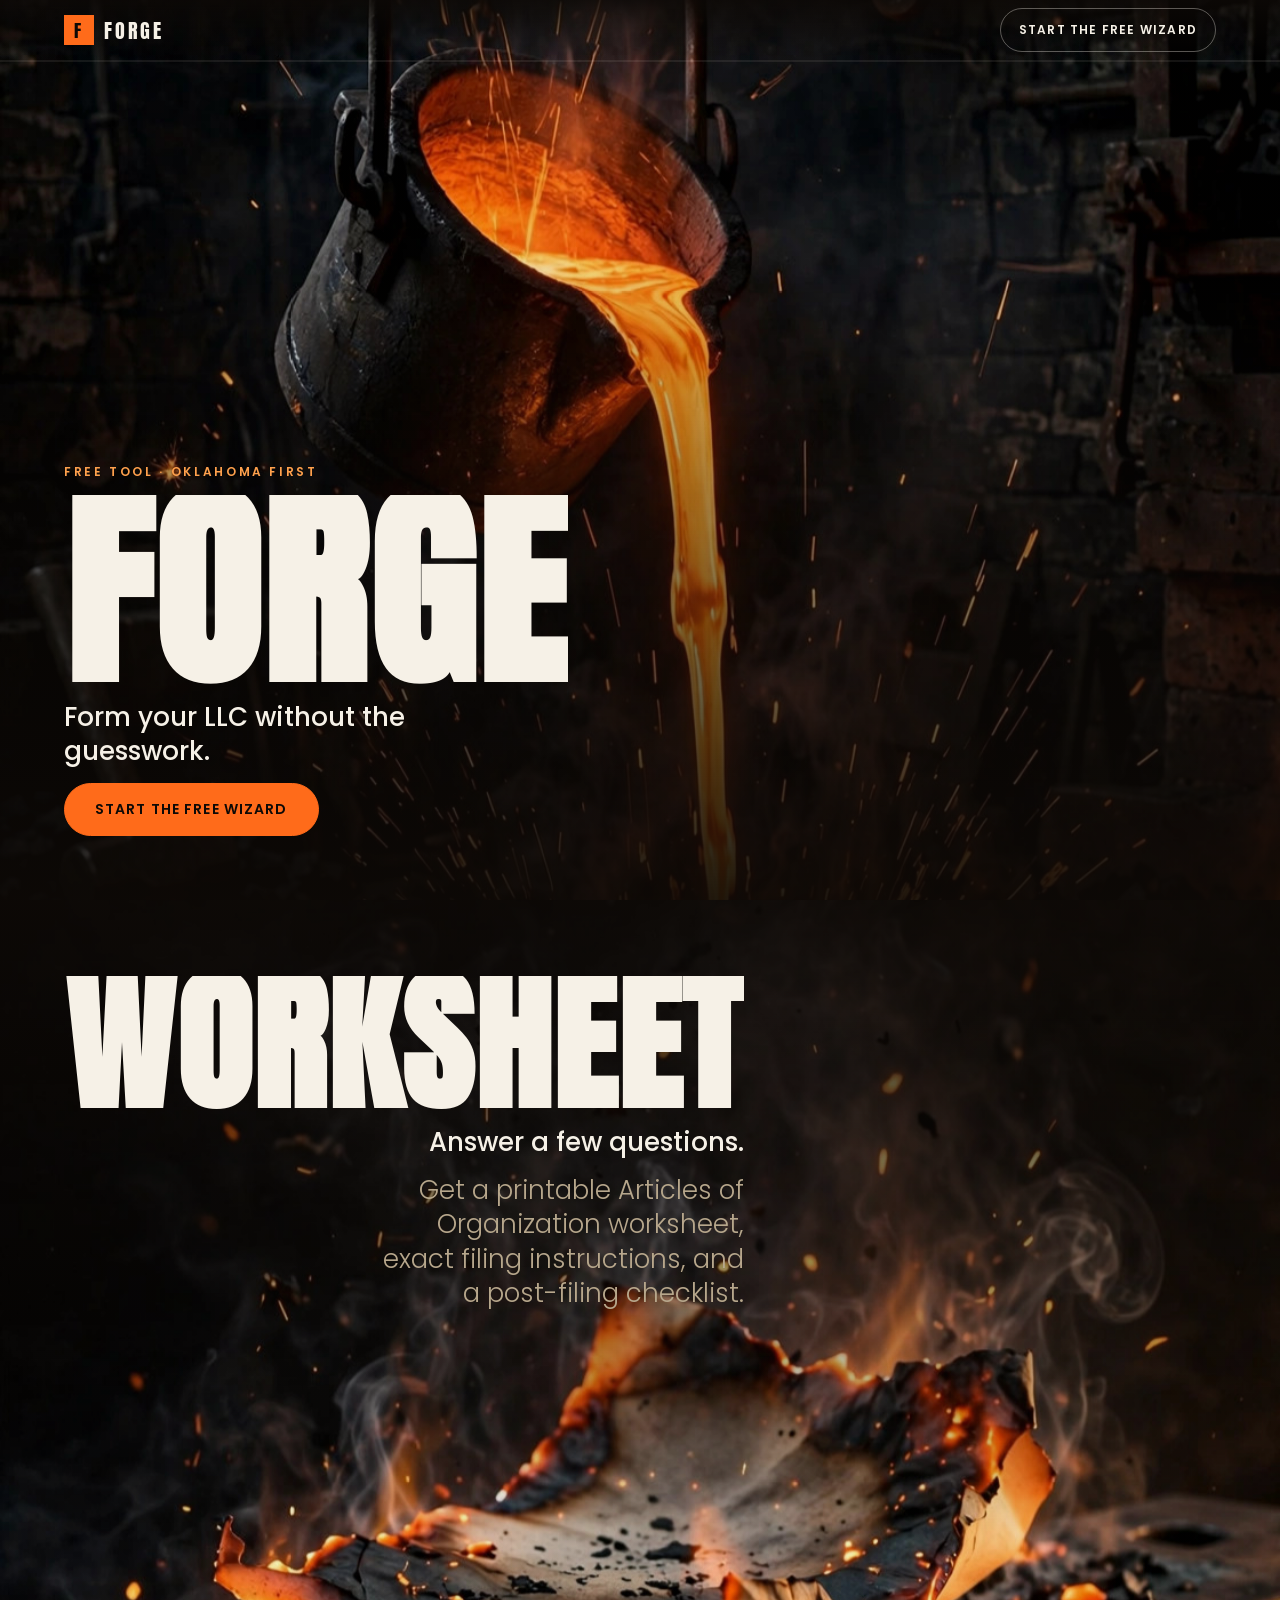
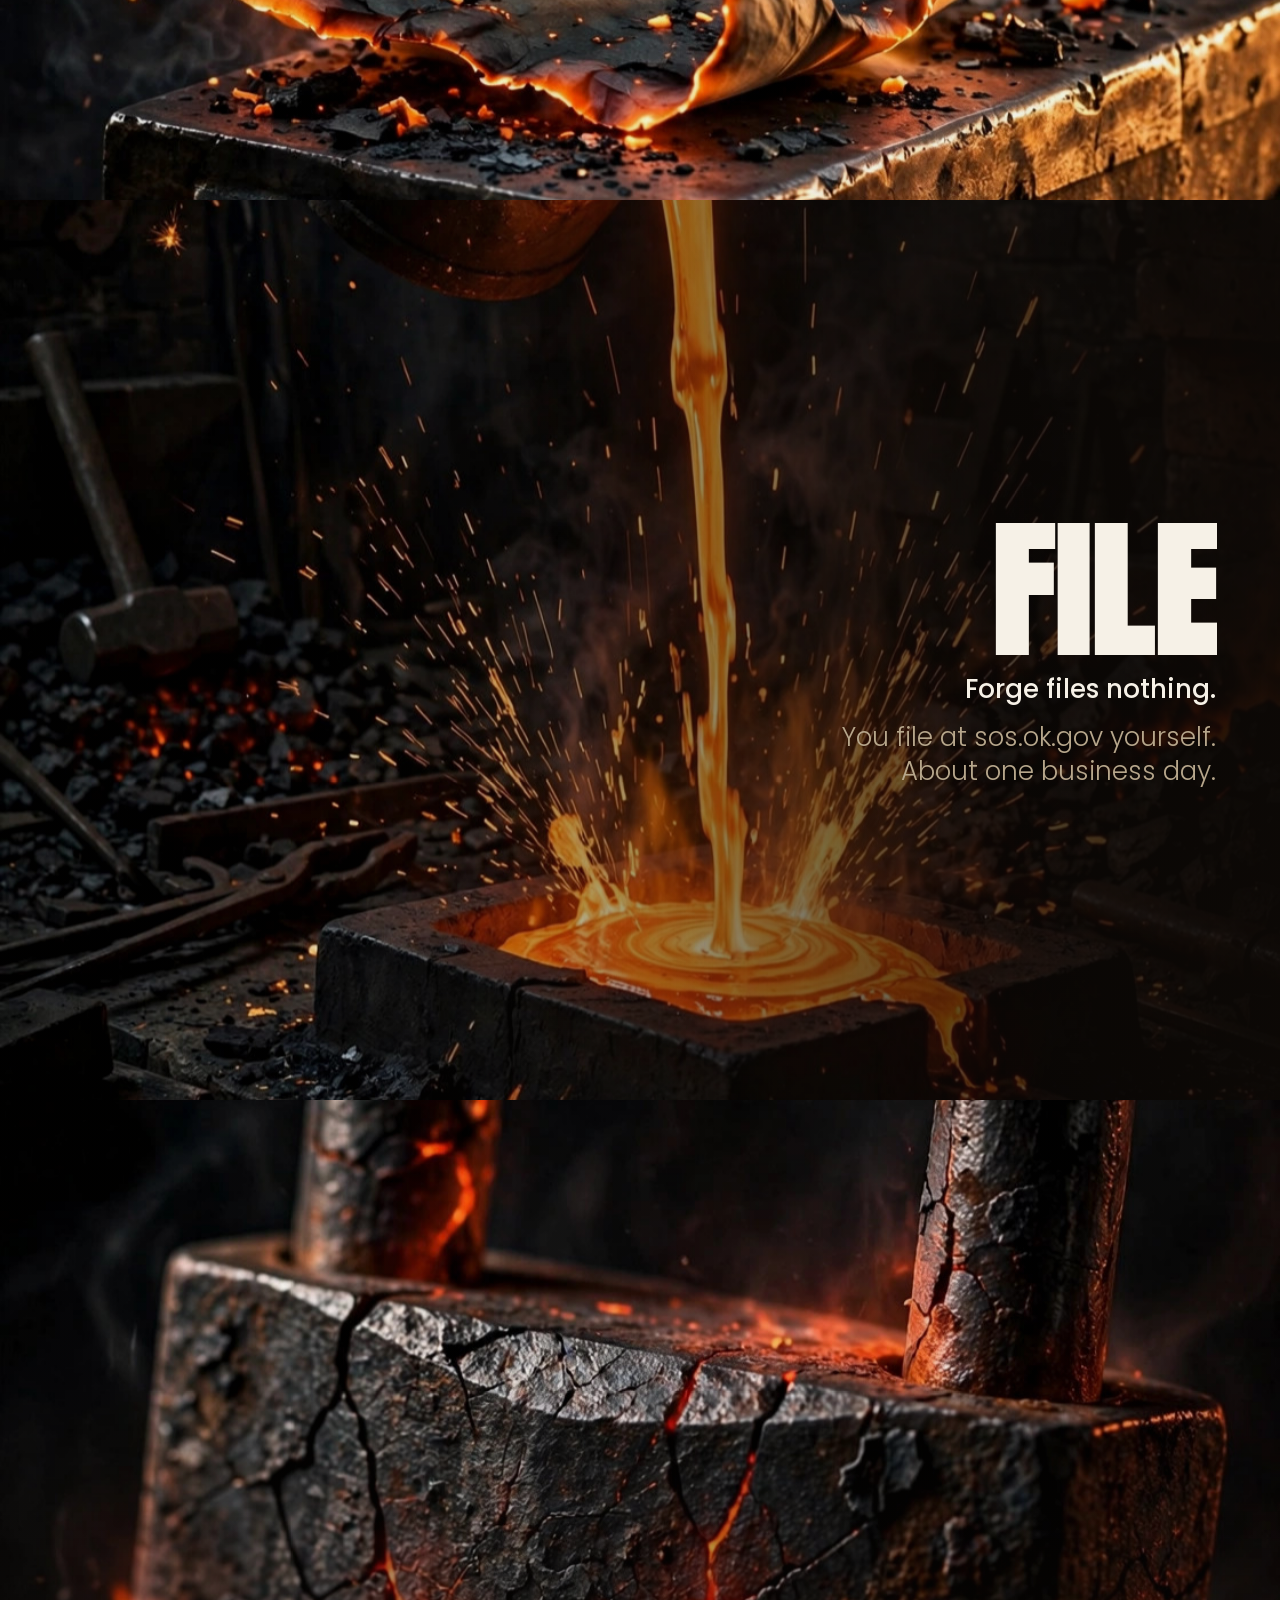
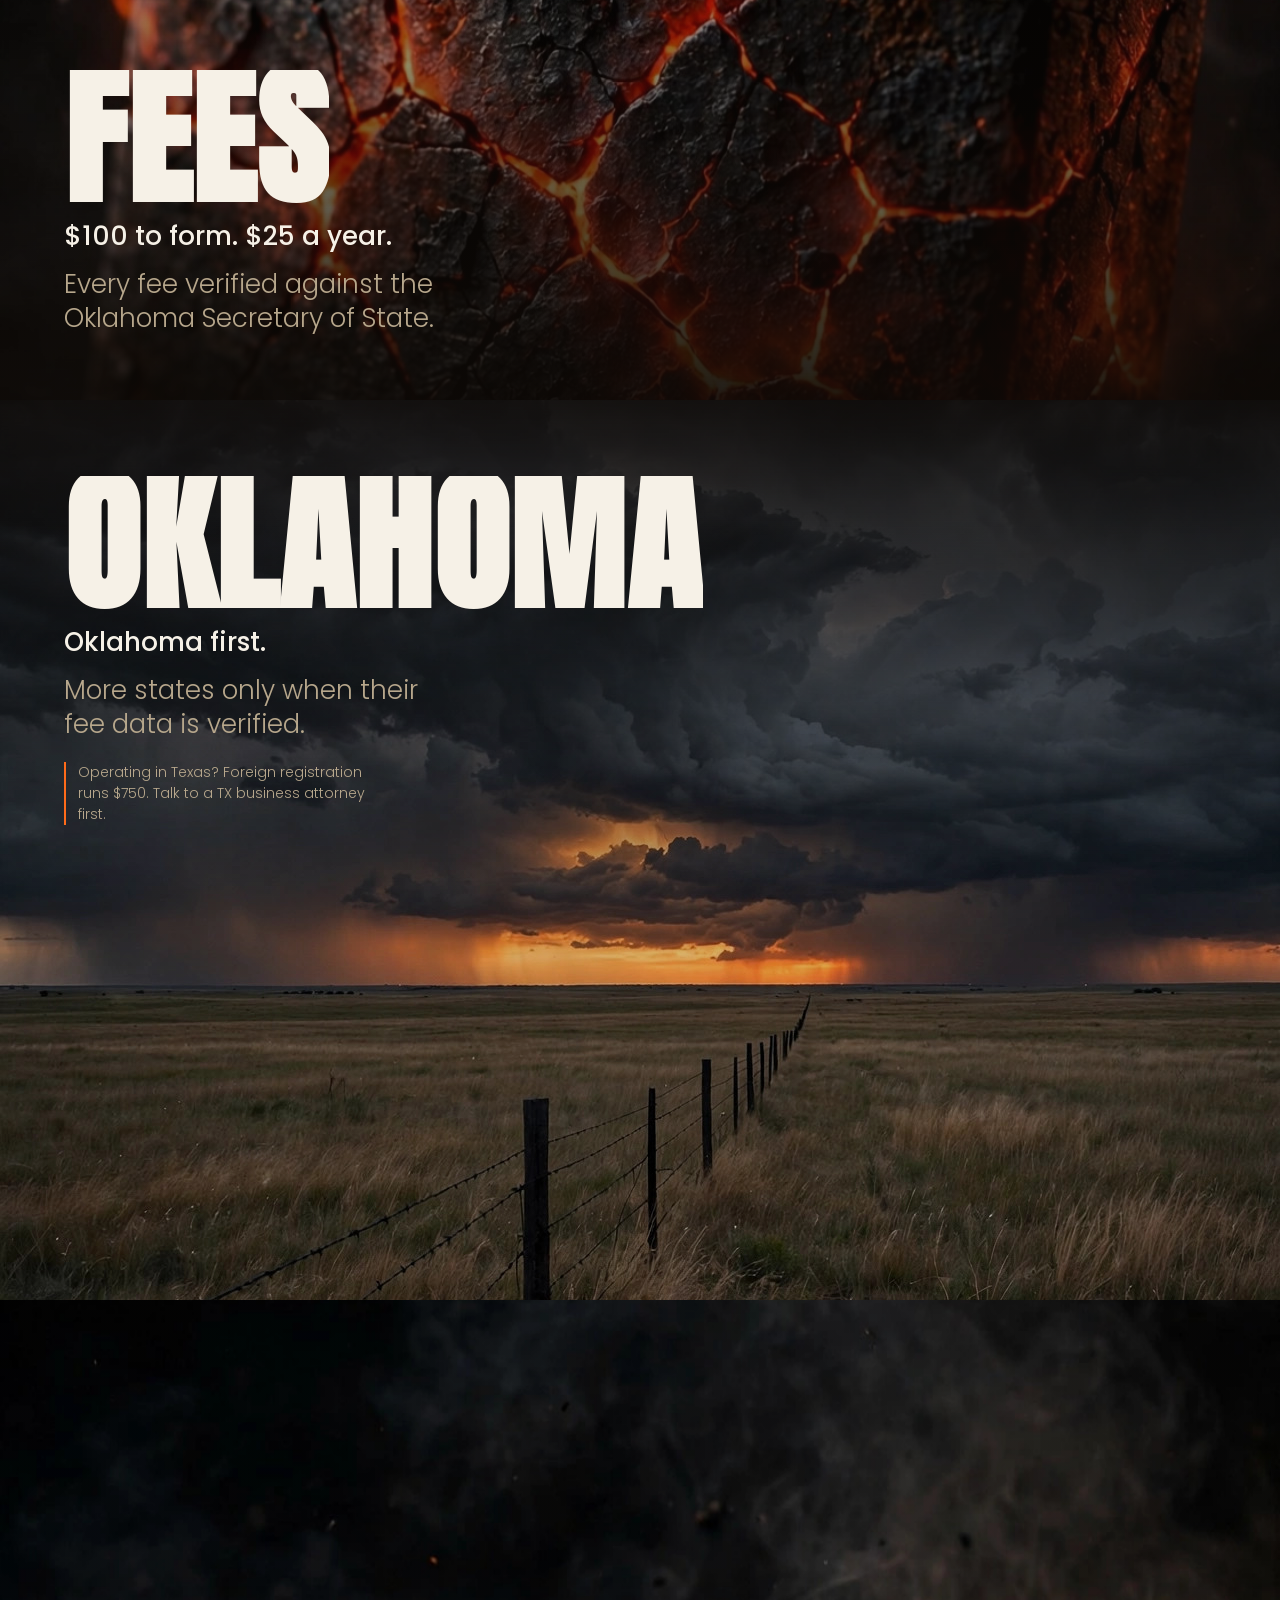
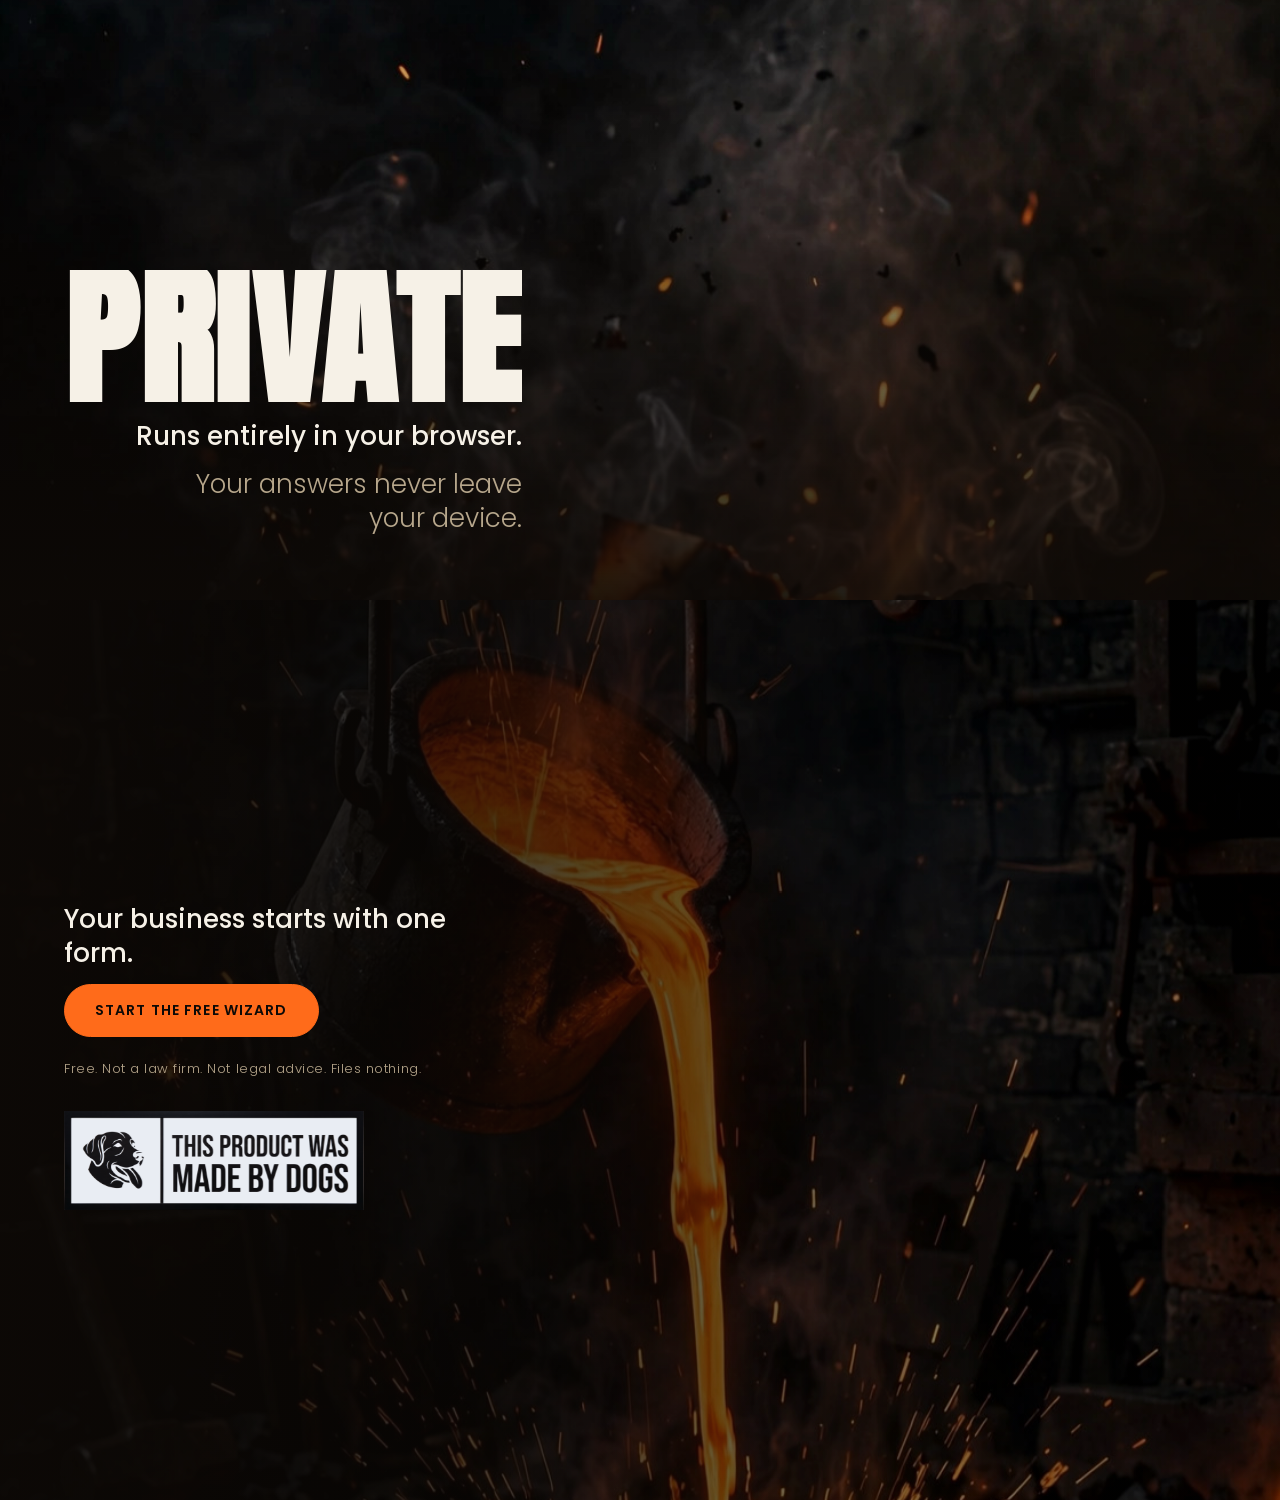
<file: index.html>
<!DOCTYPE html>
<html lang="en">
<head>
<meta charset="UTF-8">
<meta name="viewport" content="width=device-width, initial-scale=1.0">
<title>Forge — Free Oklahoma LLC Formation Wizard</title>
<meta name="description" content="Forge is a free wizard for Oklahoma LLC formation: a printable Articles of Organization worksheet, exact filing instructions, and a post-filing checklist. Files nothing. Not legal advice.">
<link rel="canonical" href="https://yeahdogs.github.io/forge/">
<meta property="og:type" content="website">
<meta property="og:site_name" content="Forge">
<meta property="og:title" content="Forge — Free Oklahoma LLC Formation Wizard">
<meta property="og:description" content="Answer a few questions. Get a printable worksheet, exact filing instructions, and a post-filing checklist. Free. Files nothing.">
<meta property="og:url" content="https://yeahdogs.github.io/forge/">
<meta property="og:image" content="https://yeahdogs.github.io/forge/og.png">
<meta property="og:image:width" content="1200">
<meta property="og:image:height" content="630">
<meta name="twitter:card" content="summary_large_image">
<meta name="twitter:title" content="Forge — Free Oklahoma LLC Formation Wizard">
<meta name="twitter:description" content="Answer a few questions. Get a printable worksheet, exact filing instructions, and a post-filing checklist. Free. Files nothing.">
<meta name="twitter:image" content="https://yeahdogs.github.io/forge/og.png">
<link rel="icon" href="favicon.ico" sizes="any">
<link rel="icon" type="image/svg+xml" href="favicon.svg">
<link rel="apple-touch-icon" href="apple-touch-icon.png">
<link rel="preconnect" href="https://fonts.googleapis.com">
<link rel="preconnect" href="https://fonts.gstatic.com" crossorigin>
<link href="https://fonts.googleapis.com/css2?family=Anton&family=Poppins:wght@300;500;600&display=swap" rel="stylesheet">
<link rel="stylesheet" href="styles.css">
<script type="application/ld+json">
{
  "@context": "https://schema.org",
  "@graph": [
    {
      "@type": "WebSite",
      "name": "Forge",
      "url": "https://yeahdogs.github.io/forge/",
      "description": "Free Oklahoma LLC formation wizard: printable Articles of Organization worksheet, exact filing instructions, post-filing checklist."
    },
    {
      "@type": "Organization",
      "name": "DOGS",
      "url": "https://wearedogs.net"
    },
    {
      "@type": "FAQPage",
      "mainEntity": [
        {
          "@type": "Question",
          "name": "Is Forge really free?",
          "acceptedAnswer": { "@type": "Answer", "text": "Yes. The wizard is free. No account, no paywall, no upsell. You pay only the state fees when you file, directly to the state." }
        },
        {
          "@type": "Question",
          "name": "Does Forge file my LLC for me?",
          "acceptedAnswer": { "@type": "Answer", "text": "No. Forge prepares everything: a filled worksheet, exact filing instructions, and a live fee total. You file at sos.ok.gov yourself. Online filing takes about one business day." }
        },
        {
          "@type": "Question",
          "name": "Is this legal advice?",
          "acceptedAnswer": { "@type": "Answer", "text": "No. Forge is not a law firm and nothing it produces is legal advice. If your situation is complicated, talk to a business attorney." }
        },
        {
          "@type": "Question",
          "name": "Why Oklahoma only?",
          "acceptedAnswer": { "@type": "Answer", "text": "Every fee and rule in Forge is verified against the Oklahoma Secretary of State. More states are added only after their fee data is verified." }
        },
        {
          "@type": "Question",
          "name": "What does it cost to form an Oklahoma LLC?",
          "acceptedAnswer": { "@type": "Answer", "text": "$100 to file the Articles of Organization, plus a $25 annual certificate each year." }
        },
        {
          "@type": "Question",
          "name": "Where does my information go?",
          "acceptedAnswer": { "@type": "Answer", "text": "Nowhere. The wizard runs entirely in your browser. Answers stay on your device; nothing is sent to any server." }
        }
      ]
    }
  ]
}
</script>
</head>
<body>

<header class="site-header">
  <a class="wordmark" href="./" aria-label="Forge home"><span class="mark">F</span>Forge</a>
  <a class="nav-cta" href="https://github.com/YEAHDOGS/forge">Start the free wizard</a>
</header>
<div class="progress" aria-hidden="true"><span></span></div>

<main class="panels">

  <!-- 1 · HERO -->
  <section class="panel pos-bl" aria-label="Forge — free Oklahoma LLC formation wizard">
    <div class="bg" aria-hidden="true"><img src="img/molten-pour.jpg" alt="" fetchpriority="high"></div>
    <div class="scrim scrim-bottom" aria-hidden="true"></div>
    <div class="copy">
      <p class="kicker rise">Free tool · Oklahoma first</p>
      <h1 class="word rise" style="--d:80ms">Forge</h1>
      <p class="line rise" style="--d:160ms">Form your LLC without the guesswork.</p>
      <a class="btn btn-primary rise" style="--d:240ms" href="https://github.com/YEAHDOGS/forge">Start the free wizard</a>
    </div>
  </section>

  <!-- 2 · WORKSHEET -->
  <section class="panel pos-tr" aria-label="Printable worksheet">
    <div class="bg" aria-hidden="true"><img src="img/glowing-document.jpg" alt="" loading="lazy"></div>
    <div class="scrim scrim-top" aria-hidden="true"></div>
    <div class="copy">
      <h2 class="word word-sm rise">Worksheet</h2>
      <p class="line rise" style="--d:80ms">Answer a few questions.</p>
      <p class="line dim rise" style="--d:160ms">Get a printable Articles of Organization worksheet, exact filing instructions, and a post-filing checklist.</p>
    </div>
  </section>

  <!-- 3 · FILE -->
  <section class="panel pos-r" aria-label="Forge files nothing">
    <div class="bg bg-low" aria-hidden="true"><img src="img/molten-pour.jpg" alt="" loading="lazy"></div>
    <div class="scrim scrim-right" aria-hidden="true"></div>
    <div class="copy">
      <h2 class="word rise">File</h2>
      <p class="line rise" style="--d:80ms">Forge files nothing.</p>
      <p class="line dim rise" style="--d:160ms">You file at sos.ok.gov yourself. About one business day.</p>
    </div>
  </section>

  <!-- 4 · FEES -->
  <section class="panel pos-bl" aria-label="Verified fees">
    <div class="bg" aria-hidden="true"><img src="img/ember-lock.jpg" alt="" loading="lazy"></div>
    <div class="scrim scrim-bottom" aria-hidden="true"></div>
    <div class="copy">
      <h2 class="word rise">Fees</h2>
      <p class="line rise" style="--d:80ms">$100 to form. $25 a year.</p>
      <p class="line dim rise" style="--d:160ms">Every fee verified against the Oklahoma Secretary of State.</p>
    </div>
  </section>

  <!-- 5 · OKLAHOMA -->
  <section class="panel pos-tl" aria-label="Oklahoma first">
    <div class="bg" aria-hidden="true"><img src="img/plains-dusk.jpg" alt="" loading="lazy"></div>
    <div class="scrim scrim-top" aria-hidden="true"></div>
    <div class="copy">
      <h2 class="word word-sm rise">Oklahoma</h2>
      <p class="line rise" style="--d:80ms">Oklahoma first.</p>
      <p class="line dim rise" style="--d:160ms">More states only when their fee data is verified.</p>
      <p class="note rise" style="--d:240ms">Operating in Texas? Foreign registration runs $750. Talk to a TX business attorney first.</p>
    </div>
  </section>

  <!-- 6 · PRIVATE -->
  <section class="panel pos-br" aria-label="Private by design">
    <div class="bg bg-top" aria-hidden="true"><img src="img/glowing-document.jpg" alt="" loading="lazy"></div>
    <div class="scrim scrim-bottom" aria-hidden="true"></div>
    <div class="copy">
      <h2 class="word rise">Private</h2>
      <p class="line rise" style="--d:80ms">Runs entirely in your browser.</p>
      <p class="line dim rise" style="--d:160ms">Your answers never leave your device.</p>
    </div>
  </section>

  <!-- 7 · CLOSER -->
  <section class="panel pos-l" aria-label="Start">
    <div class="bg bg-dark" aria-hidden="true"><img src="img/molten-pour.jpg" alt="" loading="lazy"></div>
    <div class="scrim scrim-left" aria-hidden="true"></div>
    <div class="copy">
      <p class="line rise">Your business starts with one form.</p>
      <a class="btn btn-primary rise" style="--d:80ms" href="https://github.com/YEAHDOGS/forge">Start the free wizard</a>
      <p class="fine rise" style="--d:160ms">Free. Not a law firm. Not legal advice. Files nothing.</p>
      <a class="badge rise" style="--d:240ms" href="https://wearedogs.net" aria-label="This product was made by DOGS">
        <img src="made-by-dogs.png" alt="This product was made by DOGS" width="3584" height="1184">
      </a>
    </div>
  </section>

</main>

<script src="script.js"></script>
</body>
</html>
</file>
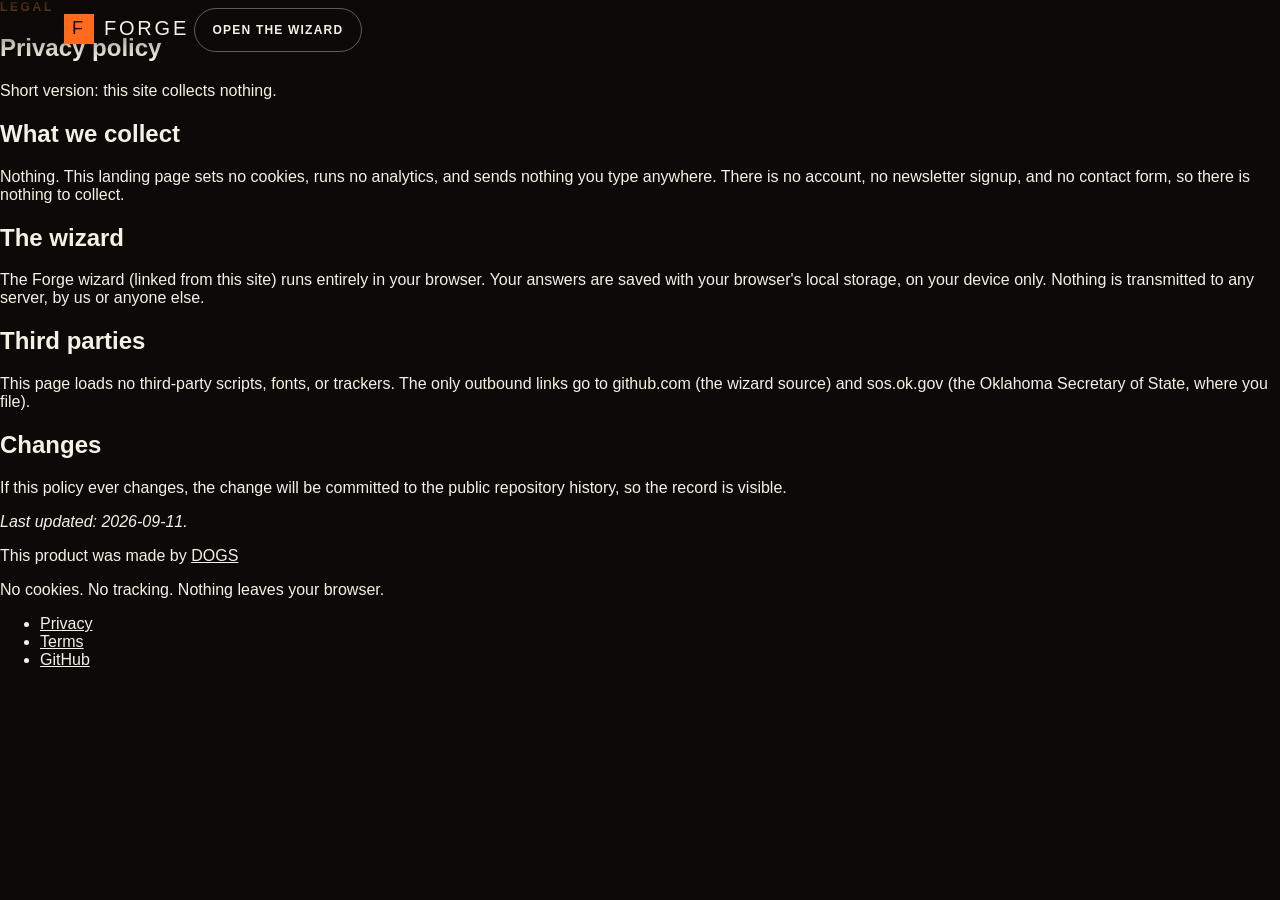
<file: privacy.html>
<!DOCTYPE html>
<html lang="en">
<head>
<meta charset="UTF-8">
<meta name="viewport" content="width=device-width, initial-scale=1.0">
<title>Forge — Privacy Policy</title>
<meta name="description" content="Forge privacy policy: this site sets no cookies, runs no analytics, and collects nothing. The wizard stores your answers on your device only.">
<link rel="canonical" href="https://yeahdogs.github.io/forge/privacy.html">
<link rel="icon" href="favicon.ico" sizes="any">
<link rel="icon" type="image/svg+xml" href="favicon.svg">
<link rel="apple-touch-icon" href="apple-touch-icon.png">
<link rel="stylesheet" href="styles.css">
</head>
<body>
<header class="site-header">
  <div class="wrap">
    <a class="wordmark" href="./" aria-label="Forge home"><i class="mark">F</i>FORGE</a>
    <a class="nav-cta" href="https://github.com/YEAHDOGS/forge">Open the wizard</a>
  </div>
</header>
<main>
  <section class="page-hero">
    <div class="wrap">
      <p class="kicker">Legal</p>
      <h1>Privacy policy</h1>
      <p class="lede">Short version: this site collects nothing.</p>
    </div>
  </section>
  <section>
    <div class="wrap legal-body">
      <h2>What we collect</h2>
      <p>Nothing. This landing page sets no cookies, runs no analytics, and sends nothing you type anywhere. There is no account, no newsletter signup, and no contact form, so there is nothing to collect.</p>
      <h2>The wizard</h2>
      <p>The Forge wizard (linked from this site) runs entirely in your browser. Your answers are saved with your browser's local storage, on your device only. Nothing is transmitted to any server, by us or anyone else.</p>
      <h2>Third parties</h2>
      <p>This page loads no third-party scripts, fonts, or trackers. The only outbound links go to github.com (the wizard source) and sos.ok.gov (the Oklahoma Secretary of State, where you file).</p>
      <h2>Changes</h2>
      <p>If this policy ever changes, the change will be committed to the public repository history, so the record is visible.</p>
      <p><em>Last updated: 2026-09-11.</em></p>
    </div>
  </section>
</main>
<footer class="site-footer">
  <div class="wrap">
    <div class="cols">
      <div>
        <p class="attrib">This product was made by <a href="https://wearedogs.net">DOGS</a></p>
        <p class="no-cookies">No cookies. No tracking. Nothing leaves your browser.</p>
      </div>
      <nav aria-label="Footer">
        <ul>
          <li><a href="privacy.html">Privacy</a></li>
          <li><a href="terms.html">Terms</a></li>
          <li><a href="https://github.com/YEAHDOGS/forge">GitHub</a></li>
        </ul>
      </nav>
    </div>
  </div>
</footer>
</body>
</html>
</file>
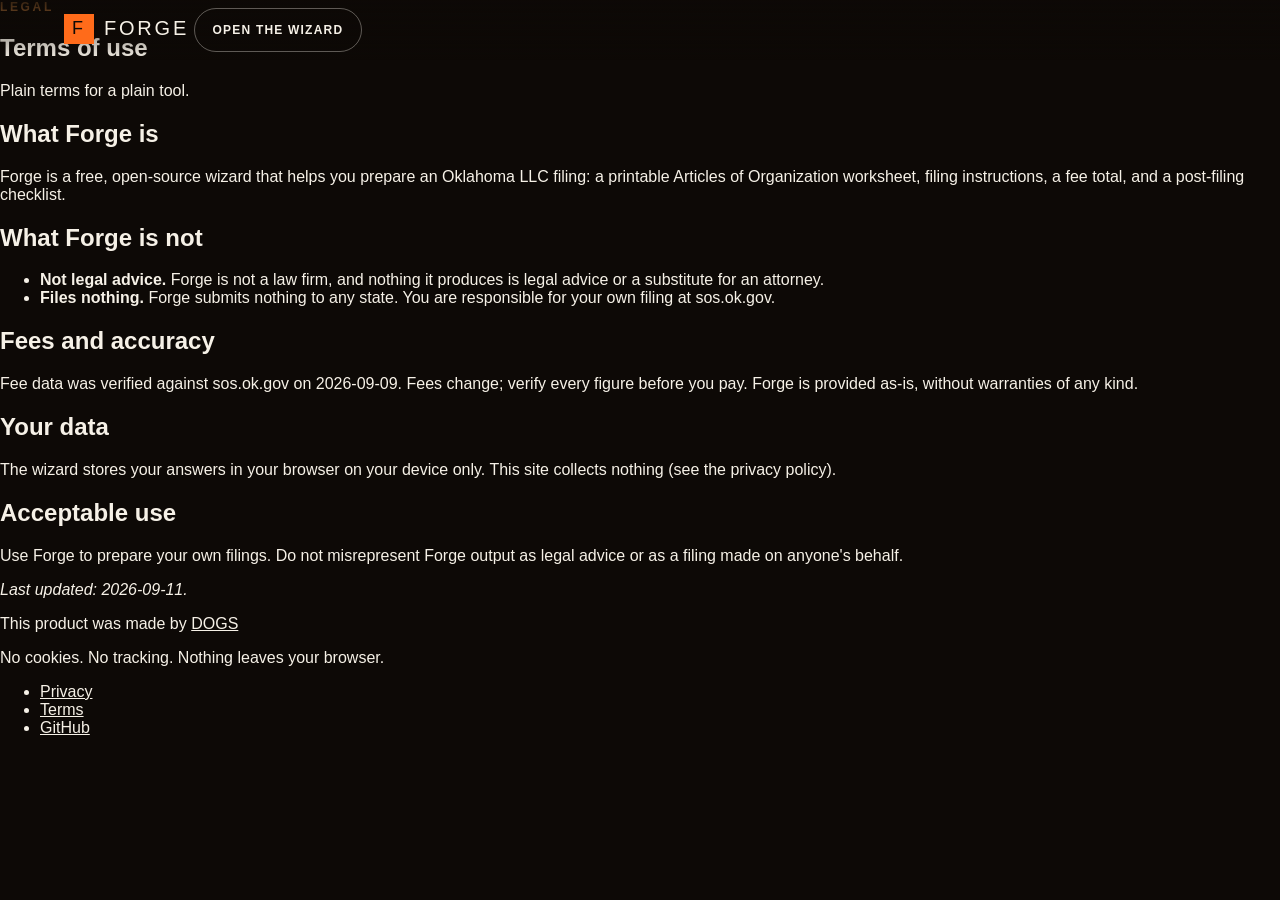
<file: terms.html>
<!DOCTYPE html>
<html lang="en">
<head>
<meta charset="UTF-8">
<meta name="viewport" content="width=device-width, initial-scale=1.0">
<title>Forge — Terms of Use</title>
<meta name="description" content="Forge terms of use: a free worksheet and filing guide. Not legal advice, not a law firm, files nothing on your behalf.">
<link rel="canonical" href="https://yeahdogs.github.io/forge/terms.html">
<link rel="icon" href="favicon.ico" sizes="any">
<link rel="icon" type="image/svg+xml" href="favicon.svg">
<link rel="apple-touch-icon" href="apple-touch-icon.png">
<link rel="stylesheet" href="styles.css">
</head>
<body>
<header class="site-header">
  <div class="wrap">
    <a class="wordmark" href="./" aria-label="Forge home"><i class="mark">F</i>FORGE</a>
    <a class="nav-cta" href="https://github.com/YEAHDOGS/forge">Open the wizard</a>
  </div>
</header>
<main>
  <section class="page-hero">
    <div class="wrap">
      <p class="kicker">Legal</p>
      <h1>Terms of use</h1>
      <p class="lede">Plain terms for a plain tool.</p>
    </div>
  </section>
  <section>
    <div class="wrap legal-body">
      <h2>What Forge is</h2>
      <p>Forge is a free, open-source wizard that helps you prepare an Oklahoma LLC filing: a printable Articles of Organization worksheet, filing instructions, a fee total, and a post-filing checklist.</p>
      <h2>What Forge is not</h2>
      <ul>
        <li><strong>Not legal advice.</strong> Forge is not a law firm, and nothing it produces is legal advice or a substitute for an attorney.</li>
        <li><strong>Files nothing.</strong> Forge submits nothing to any state. You are responsible for your own filing at sos.ok.gov.</li>
      </ul>
      <h2>Fees and accuracy</h2>
      <p>Fee data was verified against sos.ok.gov on 2026-09-09. Fees change; verify every figure before you pay. Forge is provided as-is, without warranties of any kind.</p>
      <h2>Your data</h2>
      <p>The wizard stores your answers in your browser on your device only. This site collects nothing (see the privacy policy).</p>
      <h2>Acceptable use</h2>
      <p>Use Forge to prepare your own filings. Do not misrepresent Forge output as legal advice or as a filing made on anyone's behalf.</p>
      <p><em>Last updated: 2026-09-11.</em></p>
    </div>
  </section>
</main>
<footer class="site-footer">
  <div class="wrap">
    <div class="cols">
      <div>
        <p class="attrib">This product was made by <a href="https://wearedogs.net">DOGS</a></p>
        <p class="no-cookies">No cookies. No tracking. Nothing leaves your browser.</p>
      </div>
      <nav aria-label="Footer">
        <ul>
          <li><a href="privacy.html">Privacy</a></li>
          <li><a href="terms.html">Terms</a></li>
          <li><a href="https://github.com/YEAHDOGS/forge">GitHub</a></li>
        </ul>
      </nav>
    </div>
  </div>
</footer>
</body>
</html>
</file>
<file: styles.css>
/* Forge Ember — DOGS locked web style.
   Full-screen Y-scroll-snap panels (100svh), one idea per screen.
   Motion: transform/opacity only, 60fps, never blocks input.
   Honours prefers-reduced-motion. Phone-first at 390px. */
:root {
  --bg: #0d0906;
  --ink: #f6f1e7;
  --muted: #b7a78c;
  --ember: #ff6b1a;
  --ember-soft: #ffa14d;
  --display: "Anton", "Arial Narrow", "Helvetica Neue", sans-serif;
  --body: "Poppins", "Helvetica Neue", Arial, sans-serif;
  --pad: clamp(20px, 5vw, 72px);
  --header-h: 60px;
  --ease: cubic-bezier(0.16, 1, 0.3, 1);
}

*, *::before, *::after { box-sizing: border-box; }
html { scroll-snap-type: y mandatory; scrollbar-width: thin; scrollbar-color: var(--ember) var(--bg); }
html, body { margin: 0; padding: 0; }
body {
  background: var(--bg);
  color: var(--ink);
  font-family: var(--body);
  font-weight: 300;
  -webkit-font-smoothing: antialiased;
  overflow-x: hidden;
}
img { display: block; max-width: 100%; }
a { color: inherit; }

/* ---------- header ---------- */
.site-header {
  position: fixed;
  inset: 0 0 auto 0;
  height: var(--header-h);
  z-index: 50;
  display: flex;
  align-items: center;
  justify-content: space-between;
  padding: 0 var(--pad);
  background: linear-gradient(to bottom, rgba(13, 9, 6, 0.85), rgba(13, 9, 6, 0));
}
.wordmark {
  text-decoration: none;
  font-family: var(--display);
  font-size: 20px;
  letter-spacing: 0.14em;
  text-transform: uppercase;
  display: inline-flex;
  align-items: center;
  gap: 10px;
}
.wordmark .mark {
  display: inline-grid;
  place-items: center;
  width: 30px;
  height: 30px;
  background: var(--ember);
  color: var(--bg);
  font-style: normal;
  font-size: 18px;
}
.nav-cta {
  text-decoration: none;
  font-size: 12px;
  font-weight: 600;
  letter-spacing: 0.1em;
  text-transform: uppercase;
  border: 1px solid rgba(246, 241, 231, 0.35);
  border-radius: 9999px;
  padding: 10px 18px;
  transition: border-color 0.25s, background 0.25s, color 0.25s;
  min-height: 44px;
  display: inline-flex;
  align-items: center;
}
.nav-cta:hover, .nav-cta:focus-visible { border-color: var(--ember); color: var(--ember); }
.nav-cta:active { transform: scale(0.97); }

.progress {
  position: fixed;
  top: var(--header-h);
  left: 0; right: 0;
  height: 2px;
  z-index: 50;
  background: rgba(246, 241, 231, 0.08);
}
.progress span {
  display: block;
  height: 100%;
  width: 100%;
  background: var(--ember);
  transform: scaleX(0);
  transform-origin: left;
}

/* ---------- panels ---------- */
.panels { position: relative; }
.panel {
  position: relative;
  height: 100svh;
  min-height: 560px;
  scroll-snap-align: start;
  overflow: hidden;
  display: flex;
}
.bg { position: absolute; inset: 0; overflow: hidden; }
.bg img {
  width: 100%;
  height: 124%;
  object-fit: cover;
  object-position: center;
  will-change: transform;
}
.bg-low img { object-position: center 80%; }
.bg-top img { object-position: center 20%; }
.bg-dark img { filter: brightness(0.55) saturate(1.1); }

@media (prefers-reduced-motion: no-preference) {
  .bg img {
    animation: drift linear both;
    animation-timeline: view();
  }
}
@keyframes drift {
  from { transform: translateY(-9%); }
  to { transform: translateY(9%); }
}

.scrim { position: absolute; inset: 0; pointer-events: none; }
.scrim-bottom { background: linear-gradient(to top, rgba(13,9,6,0.92) 0%, rgba(13,9,6,0.45) 38%, rgba(13,9,6,0.05) 70%); }
.scrim-top { background: linear-gradient(to bottom, rgba(13,9,6,0.92) 0%, rgba(13,9,6,0.45) 38%, rgba(13,9,6,0.05) 70%); }
.scrim-right { background: linear-gradient(to left, rgba(13,9,6,0.92) 0%, rgba(13,9,6,0.5) 40%, rgba(13,9,6,0.05) 75%); }
.scrim-left { background: linear-gradient(to right, rgba(13,9,6,0.92) 0%, rgba(13,9,6,0.5) 42%, rgba(13,9,6,0.05) 75%); }

/* copy placement — varied, never forced to vertical center */
.copy {
  position: relative;
  z-index: 2;
  display: flex;
  flex-direction: column;
  gap: 14px;
  padding: var(--pad);
  padding-top: calc(var(--header-h) + 16px);
  max-width: 900px;
}
.pos-bl .copy { justify-content: flex-end; align-items: flex-start; padding-bottom: max(var(--pad), env(safe-area-inset-bottom)); }
.pos-tr .copy { justify-content: flex-start; align-items: flex-end; text-align: right; }
.pos-tl .copy { justify-content: flex-start; align-items: flex-start; }
.pos-r .copy { justify-content: center; align-items: flex-end; text-align: right; margin-left: auto; }
.pos-l .copy { justify-content: center; align-items: flex-start; }
.pos-br .copy { justify-content: flex-end; align-items: flex-end; text-align: right; padding-bottom: max(var(--pad), env(safe-area-inset-bottom)); }

.word {
  font-family: var(--display);
  font-size: clamp(70px, 16.5vw, 220px);
  line-height: 0.88;
  text-transform: uppercase;
  letter-spacing: 0.01em;
  margin: 0;
  color: var(--ink);
  text-wrap: balance;
  max-width: 100%;
  white-space: nowrap;
}
h1.word { font-size: clamp(96px, 23vw, 300px); }
/* long display words get a smaller scale so they never clip */
.word-sm { font-size: clamp(54px, 13vw, 180px); }
.line {
  margin: 0;
  font-size: clamp(19px, 4.6vw, 26px);
  font-weight: 500;
  line-height: 1.32;
  max-width: 22ch;
}
.line.dim { color: var(--muted); font-weight: 300; }
.pos-tr .line, .pos-r .line, .pos-br .line { margin-left: auto; }
.kicker {
  margin: 0;
  font-size: 12px;
  font-weight: 600;
  letter-spacing: 0.22em;
  text-transform: uppercase;
  color: var(--ember-soft);
}
.note {
  margin: 6px 0 0;
  font-size: 14px;
  line-height: 1.5;
  color: var(--muted);
  max-width: 34ch;
  border-left: 2px solid var(--ember);
  padding-left: 12px;
}
.pos-tr .note { border-left: 0; border-right: 2px solid var(--ember); padding-left: 0; padding-right: 12px; margin-left: auto; }
.fine {
  margin: 8px 0 0;
  font-size: 13px;
  color: var(--muted);
  letter-spacing: 0.04em;
}

/* ---------- buttons ---------- */
.btn {
  display: inline-flex;
  align-items: center;
  justify-content: center;
  min-height: 52px;
  padding: 15px 30px;
  border-radius: 9999px;
  text-decoration: none;
  font-size: 14px;
  font-weight: 600;
  letter-spacing: 0.08em;
  text-transform: uppercase;
  transition: transform 0.2s var(--ease), background 0.25s, color 0.25s, border-color 0.25s;
}
.btn-primary { background: var(--ember); color: var(--bg); border: 1px solid var(--ember); }
.btn-primary:hover, .btn-primary:focus-visible { background: var(--ember-soft); border-color: var(--ember-soft); }
.btn-primary:active { transform: scale(0.97); }
.btn-ghost { background: transparent; color: var(--ink); border: 1px solid rgba(246,241,231,0.4); }
.btn-ghost:hover, .btn-ghost:focus-visible { border-color: var(--ember); color: var(--ember); }
.btn-ghost:active { transform: scale(0.97); }

/* badge */
.badge { display: inline-block; margin-top: 18px; line-height: 0; }
.badge img { width: clamp(180px, 46vw, 300px); height: auto; }

/* ---------- reveals: staggered clip ---------- */
.rise {
  opacity: 0;
  transform: translateY(28px);
  clip-path: inset(0 0 100% 0);
  transition:
    opacity 0.7s var(--ease),
    transform 0.7s var(--ease),
    clip-path 0.7s var(--ease);
  transition-delay: var(--d, 0ms);
  will-change: opacity, transform;
}
.panel.in .rise {
  opacity: 1;
  transform: none;
  clip-path: inset(0 0 0% 0);
}

@media (prefers-reduced-motion: reduce) {
  .rise { opacity: 1; transform: none; clip-path: none; transition: none; }
  .bg img { animation: none; }
  html { scroll-snap-type: none; }
}

/* ---------- wider screens ---------- */
@media (min-width: 900px) {
  .copy { max-width: 1000px; }
  .word { font-size: clamp(110px, 12vw, 220px); }
  h1.word { font-size: clamp(150px, 17vw, 320px); }
}

@media (max-height: 620px) {
  .word { font-size: clamp(64px, 14vh, 120px); }
  h1.word { font-size: clamp(80px, 17vh, 150px); }
  .line { font-size: 17px; }
}
</file>
